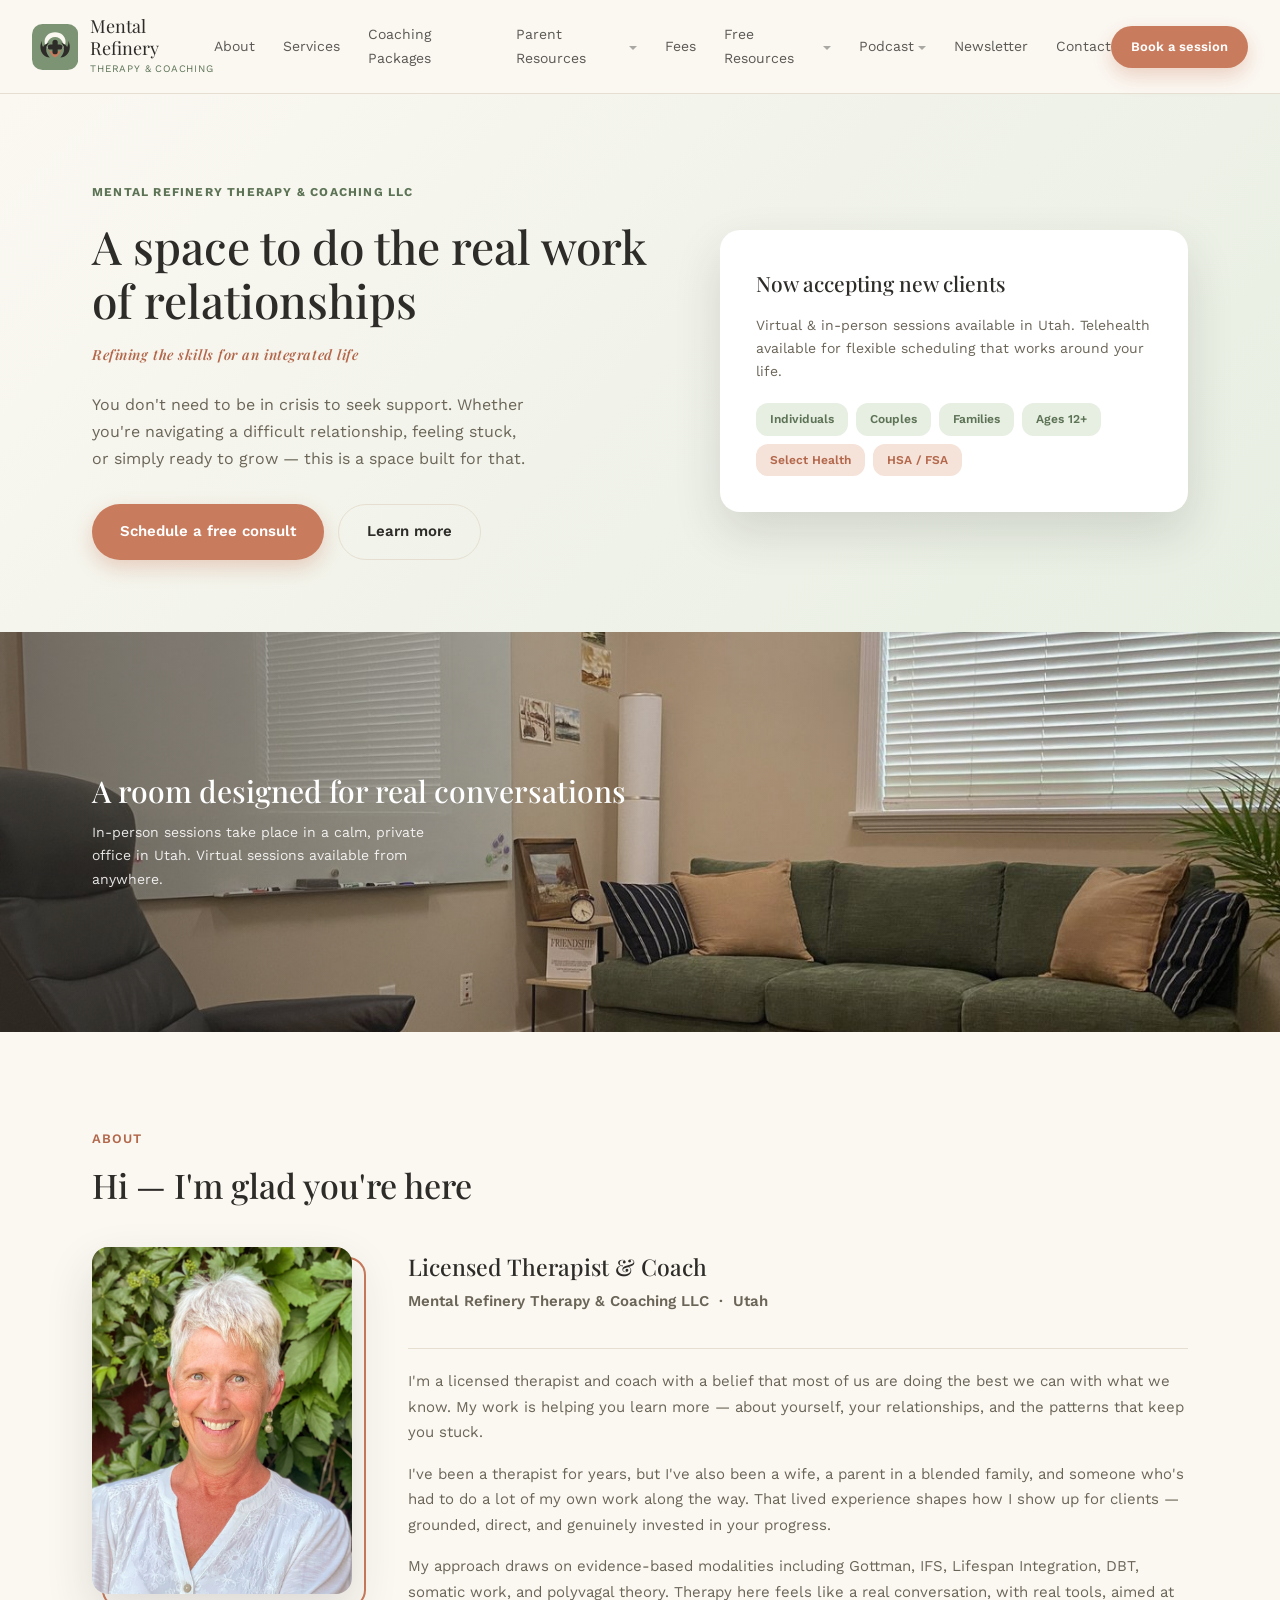
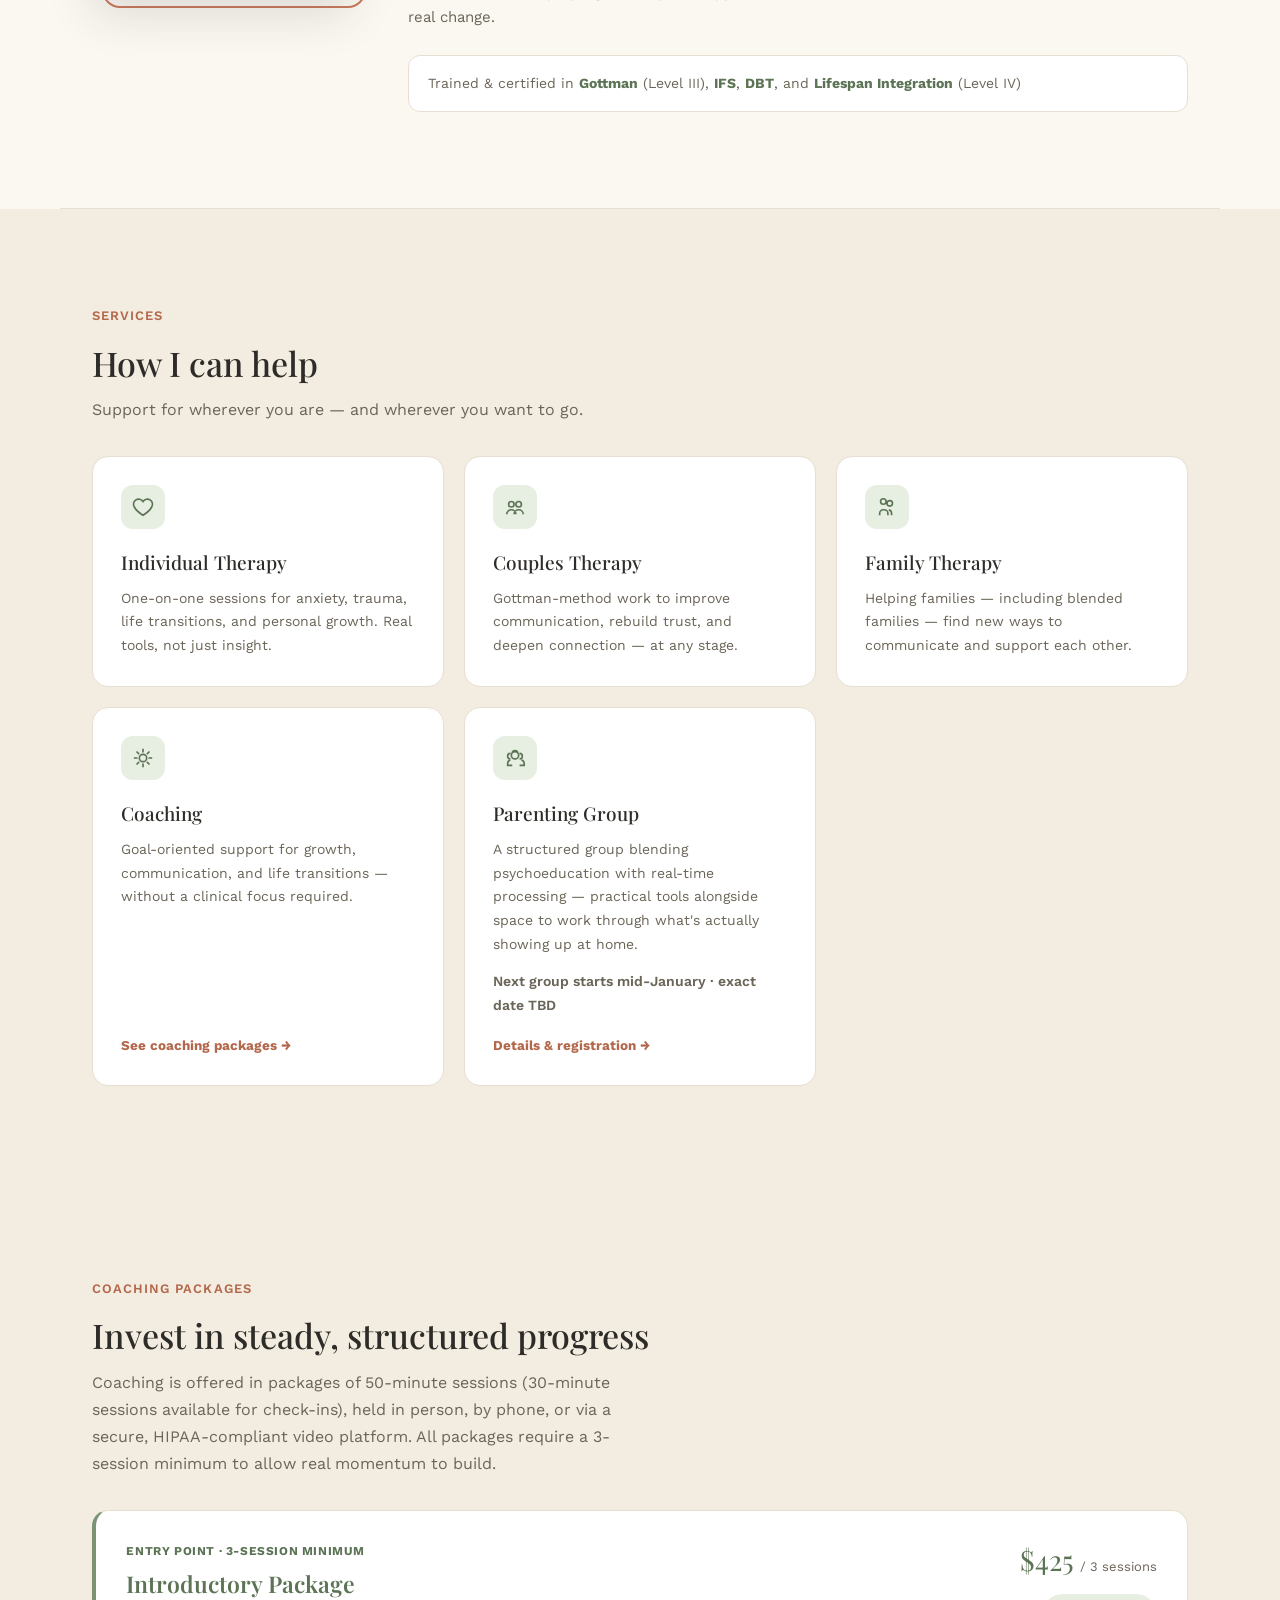
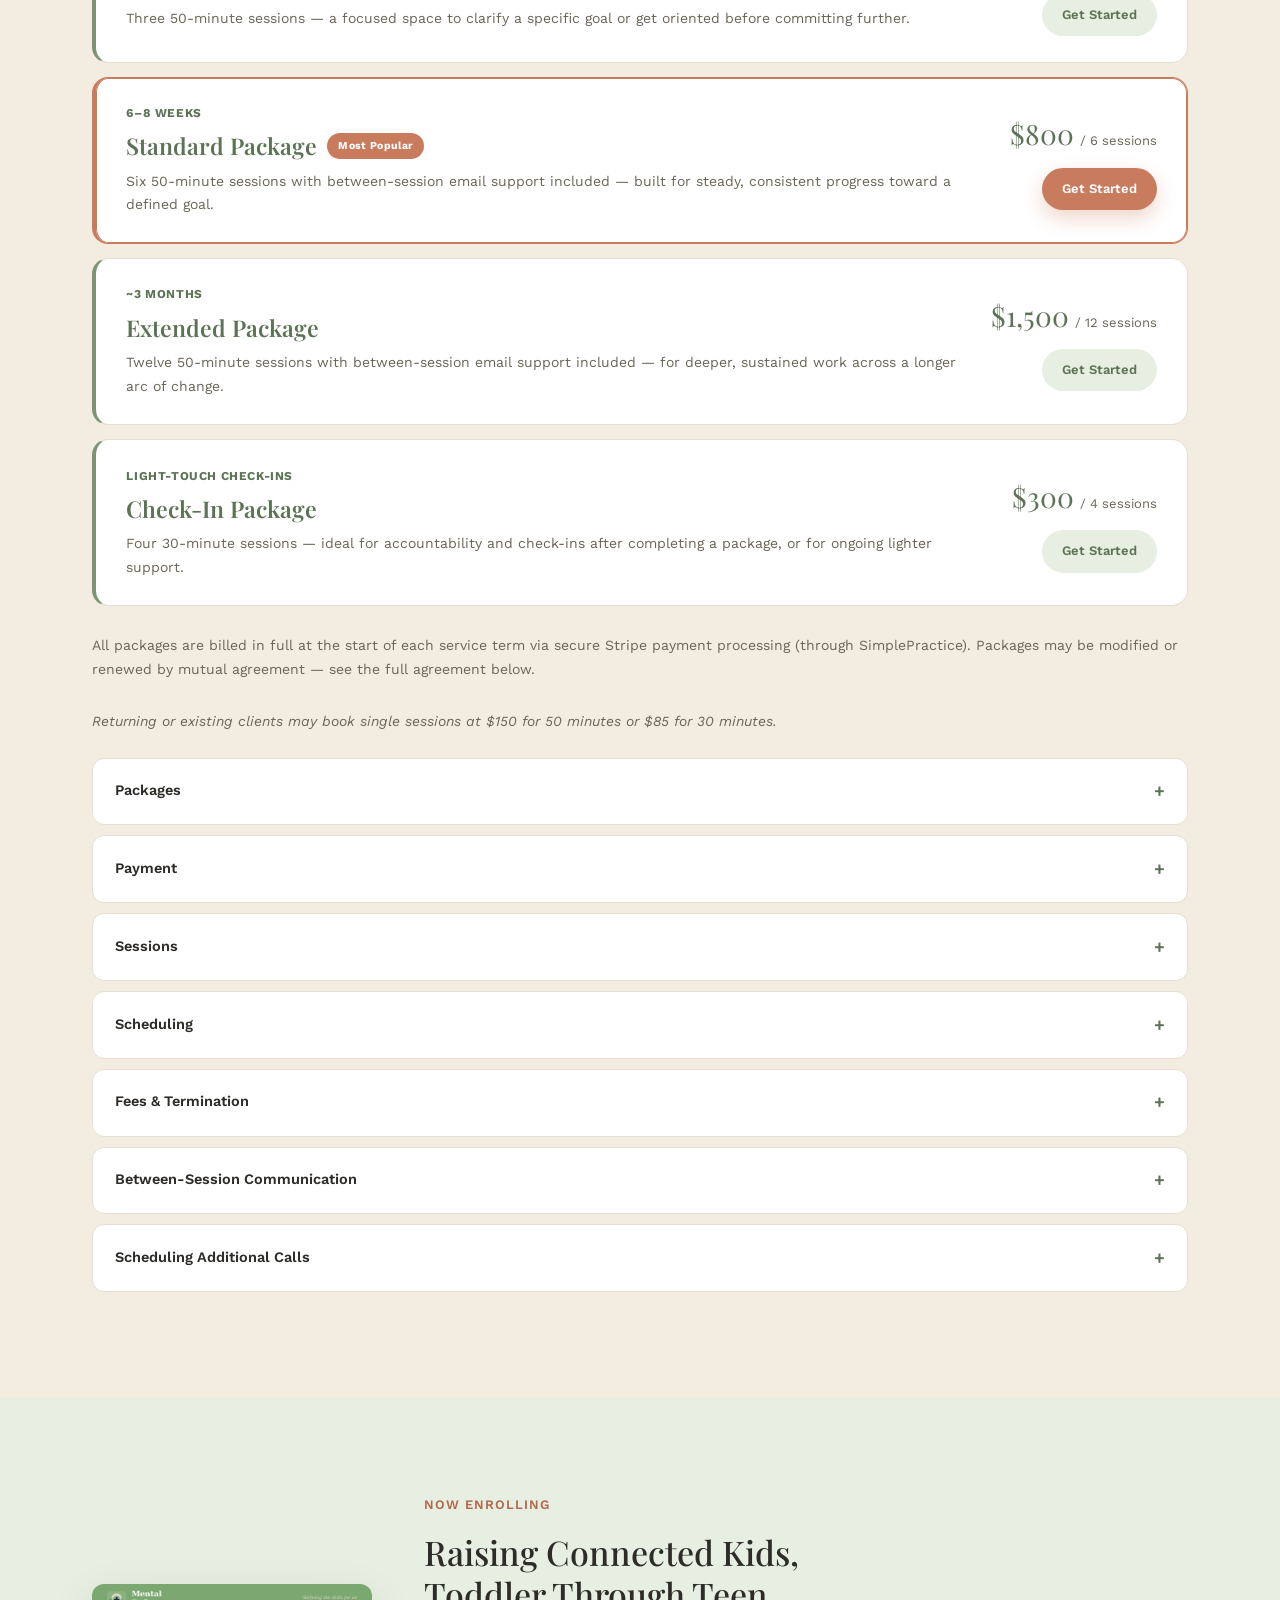
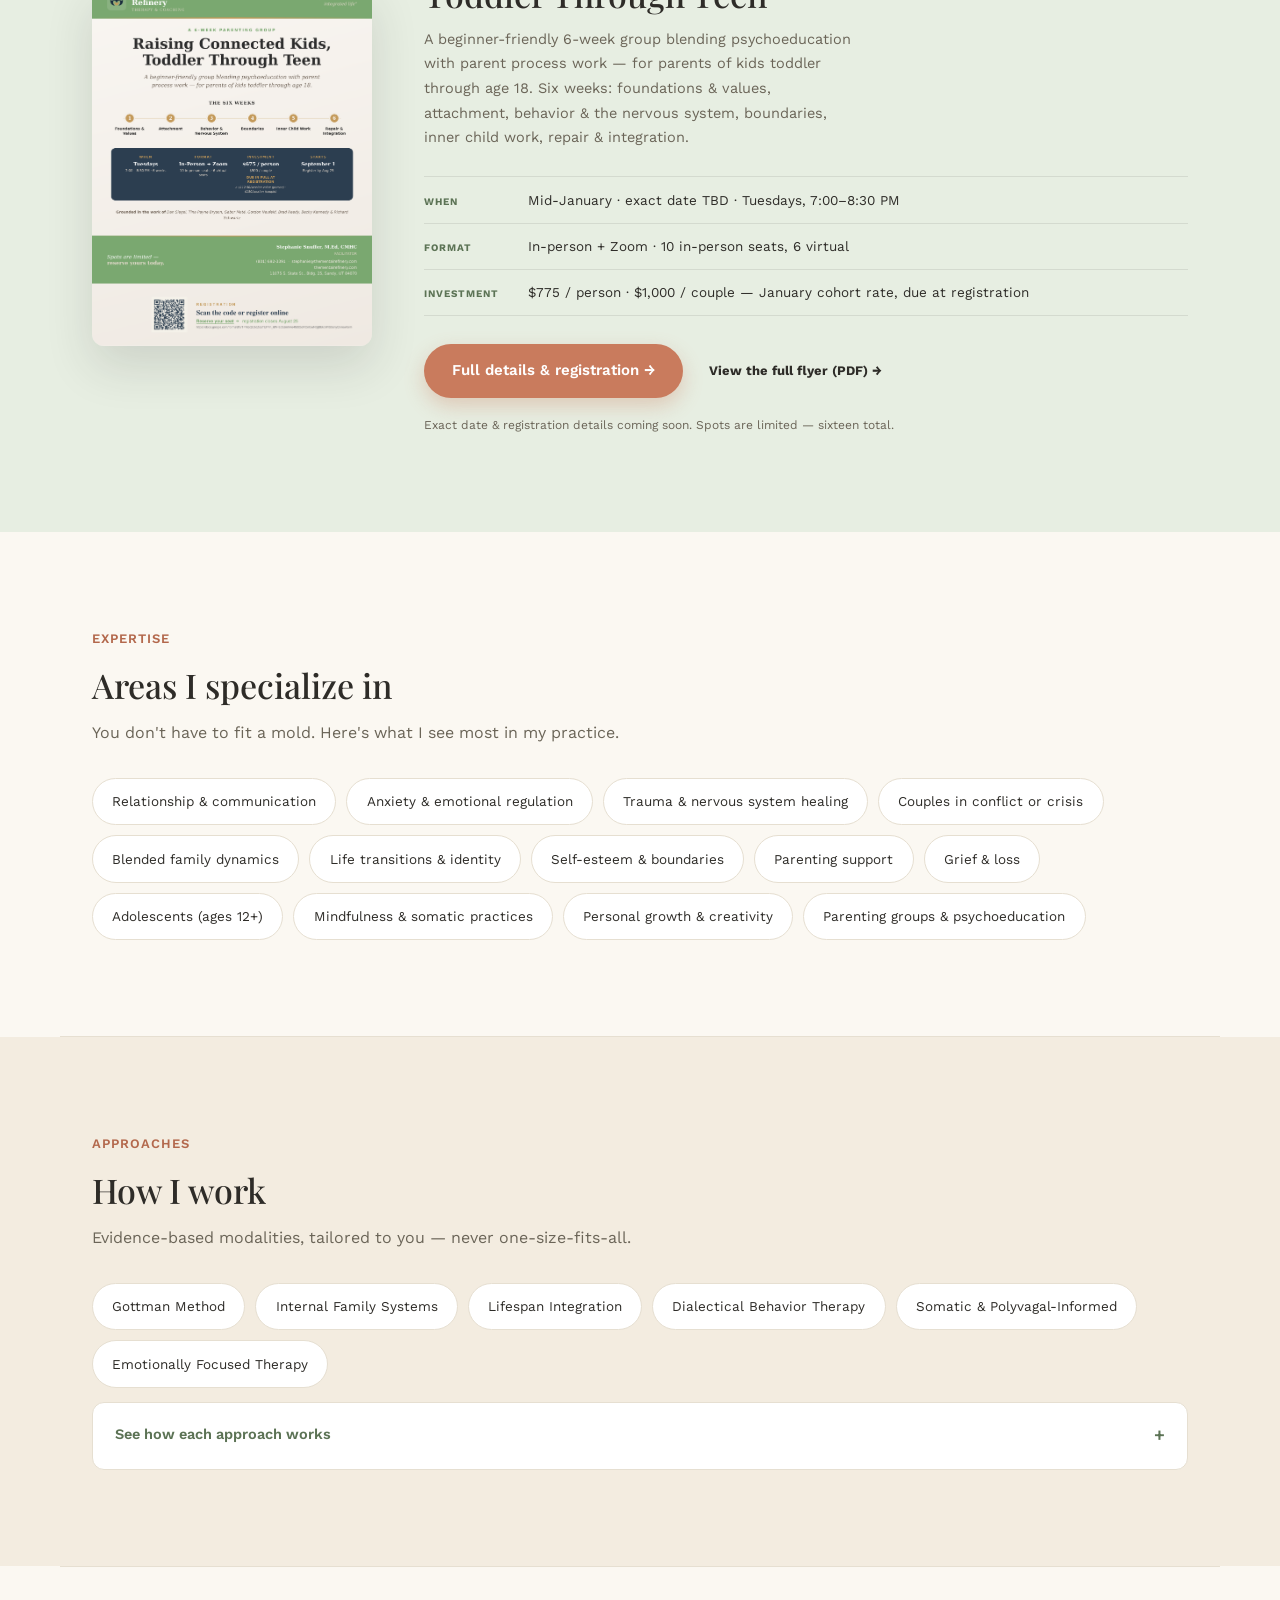
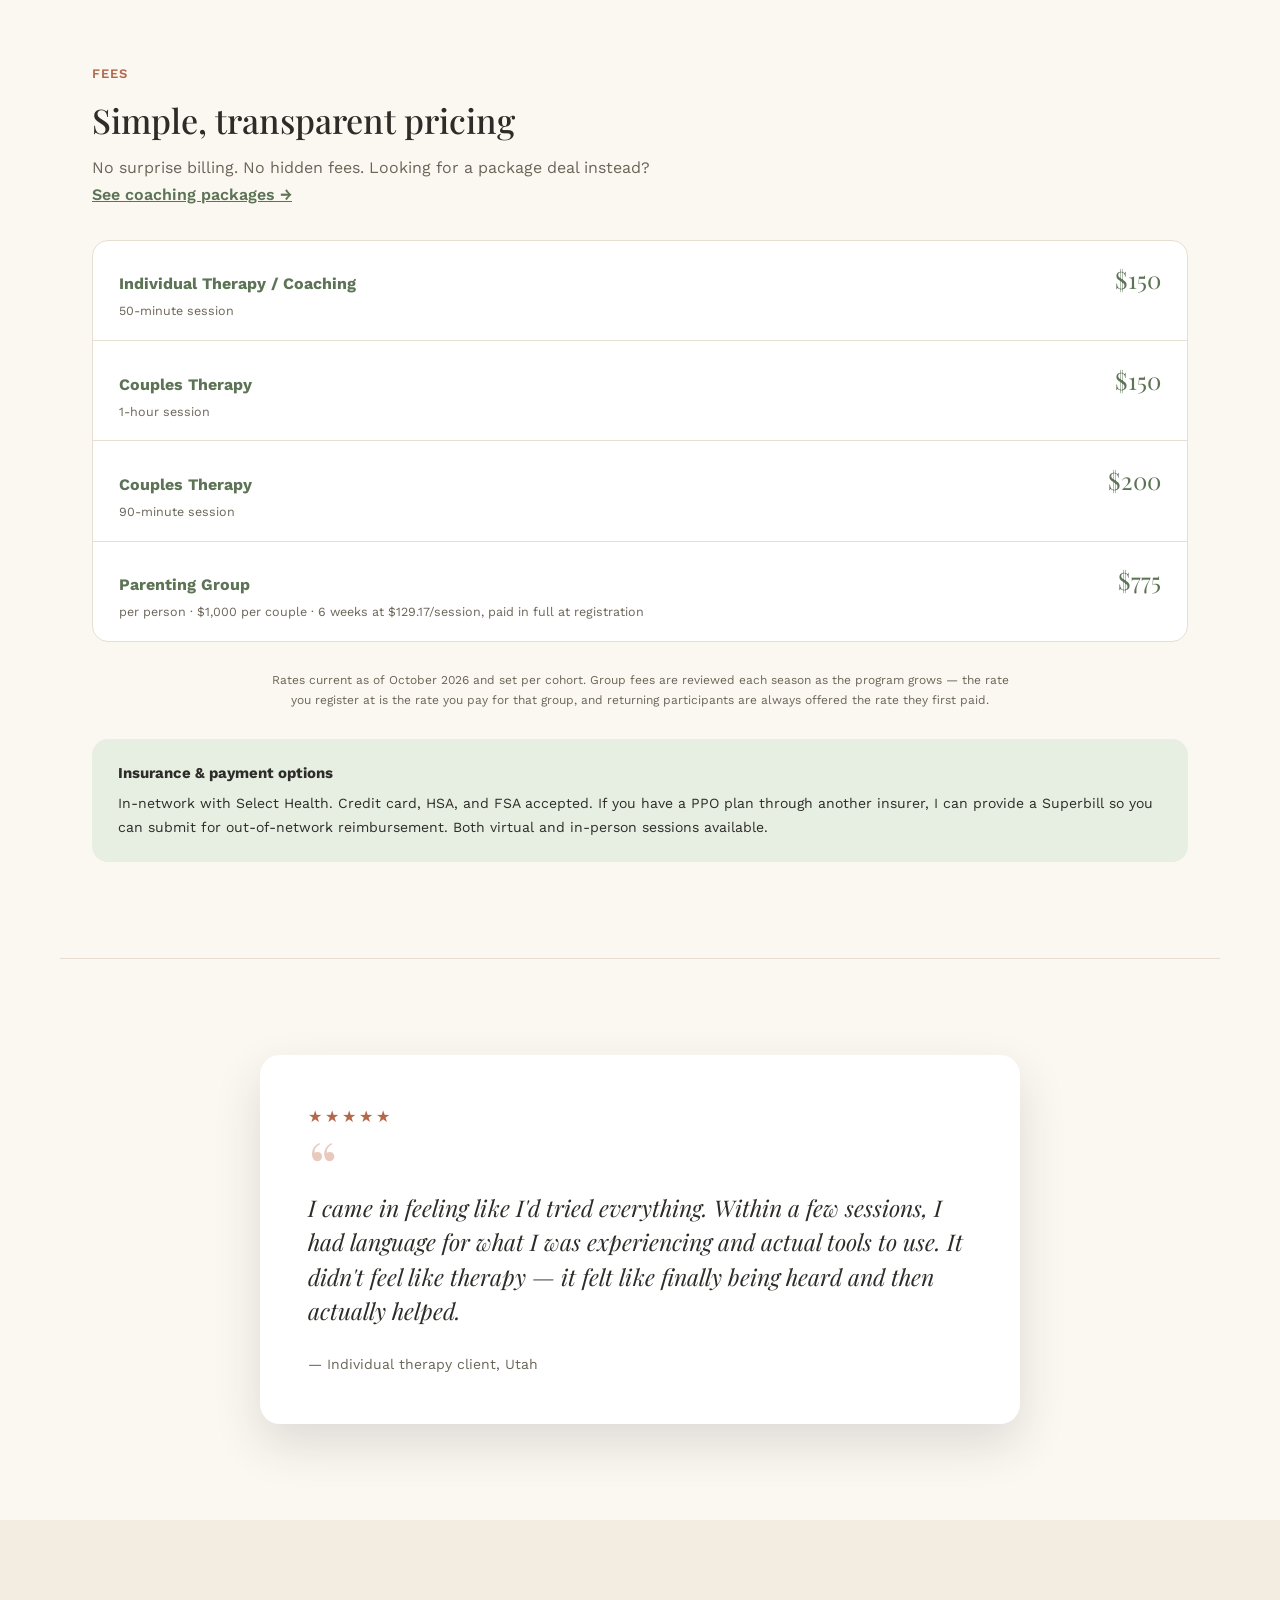
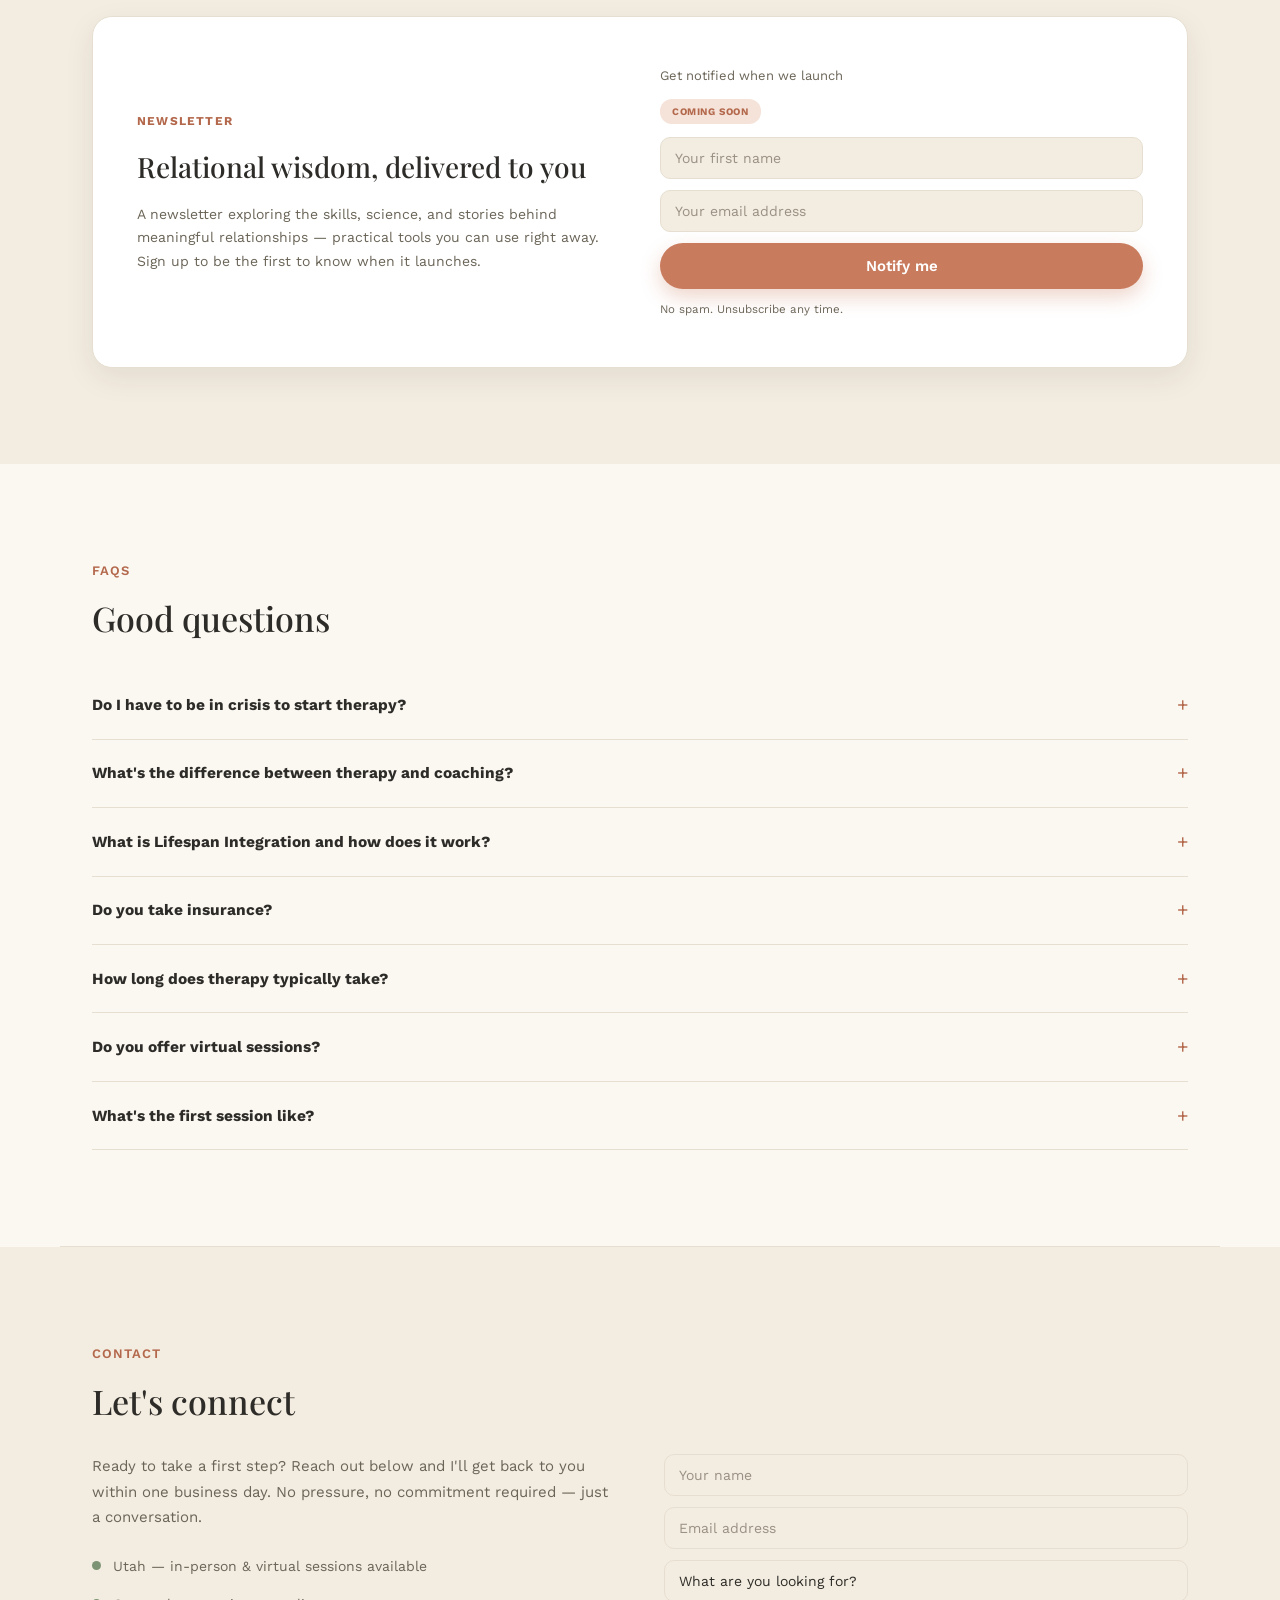
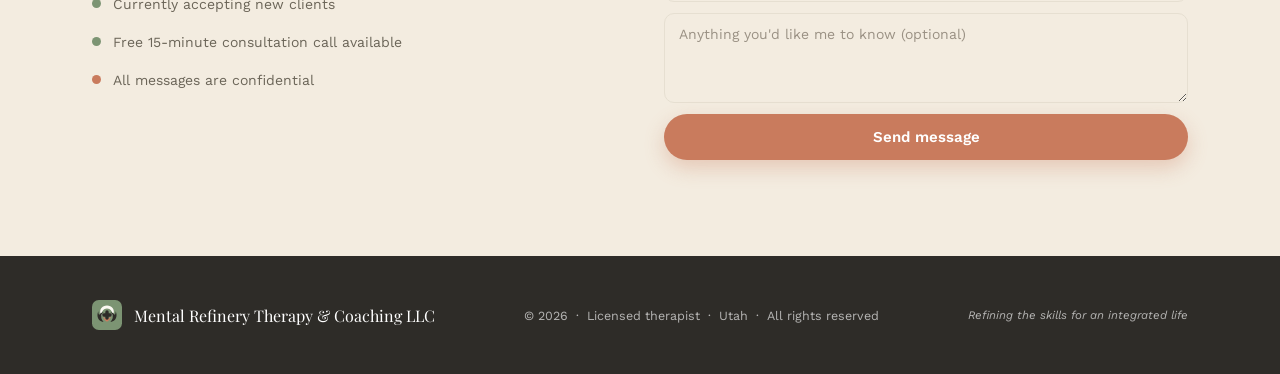
<file: index.html>
<!DOCTYPE html>
<html lang="en">
<head>
<meta charset="UTF-8"/>
<meta name="viewport" content="width=device-width, initial-scale=1.0"/>
<title>Mental Refinery Therapy &amp; Coaching LLC</title>
<meta name="description" content="Therapy and coaching in Utah — individual, couples, and family therapy, plus goal-oriented coaching. In-person and virtual sessions available."/>
<link rel="preconnect" href="https://fonts.googleapis.com">
<link rel="preconnect" href="https://fonts.gstatic.com" crossorigin>
<link href="https://fonts.googleapis.com/css2?family=Playfair+Display:ital,wght@0,500;0,600;0,700;1,400&family=Work+Sans:wght@400;500;600;700&display=swap" rel="stylesheet">
<link rel="stylesheet" href="styles.css">
</head>
<body>

<svg width="0" height="0" style="position:absolute">
  <defs><symbol id="mr-logo" viewBox="0 0 44 44">
  <rect width="44" height="44" rx="10" fill="#7C9473"/>
  <path d="M22 8C16 8 12 12 12 17C12 20 13.5 22.5 16 24C14 22 13.5 19.5 15 17C16.5 14 19 12.5 22 12.5C25 12.5 27.5 14 29 17C30.5 19.5 30 22 28 24C30.5 22.5 32 20 32 17C32 12 28 8 22 8Z" fill="#FBF8F2"/>
  <path d="M8 22C8 28 12 32 17 32C15 30 13.5 27.5 13.5 24.5C13.5 21.5 15 19 17 17.5C14 18.5 11.5 20 10.5 22C9.5 20 9 18 9.5 16C8.5 17.8 8 19.8 8 22Z" fill="#2E2C28"/>
  <path d="M36 22C36 19.8 35.5 17.8 34.5 16C35 18 34.5 20 33.5 22C32.5 20 30 18.5 27 17.5C29 19 30.5 21.5 30.5 24.5C30.5 27.5 29 30 27 32C32 32 36 28 36 22Z" fill="#2E2C28"/>
  <path d="M16 24C16 24 17.5 30 22 32C26.5 30 28 24 28 24C26.5 26 24.5 27.5 22 27.5C19.5 27.5 17.5 26 16 24Z" fill="#C97B5D"/>
  <rect x="19.5" y="15" width="5" height="14" rx="2.5" fill="#2E2C28"/>
  <rect x="15" y="19.5" width="14" height="5" rx="2.5" fill="#2E2C28"/>
  </symbol></defs>
</svg>

<!-- NAV -->
<nav class="nav">
  <div class="nav-brand">
    <svg width="48" height="48"><use href="#mr-logo"/></svg>
    <div>
      <div class="brand-name">Mental Refinery</div>
      <div class="brand-tag">Therapy &amp; Coaching</div>
    </div>
  </div>
  <ul class="nav-links">
    <li><a href="#about">About</a></li>
    <li><a href="#services">Services</a></li>
    <li><a href="#coaching">Coaching Packages</a></li>
    <li class="nav-dropdown" tabindex="0">
      <a>Parent Resources</a>
      <div class="nav-dropdown-menu">
        <a href="https://ssnuffer.github.io/raising-connected-kids/" target="_blank" rel="noopener">Raising Connected Kids &mdash; group site</a>
        <a href="#parenting-group">Parenting group at a glance</a>
        <a href="Raising-Connected-Kids-Flyer-Sept-2026%20QR.pdf" target="_blank" rel="noopener">Parenting group flyer (PDF)</a>
      </div>
    </li>
    <li><a href="#fees">Fees</a></li>
    <li class="nav-dropdown" tabindex="0">
      <a>Free Resources</a>
      <div class="nav-dropdown-menu">
        <a href="Nonviolent%20Communication.pdf" download>Needs &amp; Feelings Worksheet</a>
        <a href="Values%20Clarification.pdf" download>Values Clarification Worksheet</a>
        <a href="Journaling%20Prompts.pdf" download>Therapeutic Journaling Menu</a>
        <a href="Dopamine%20Release.pdf" download>Natural vs. Unnatural Dopamine Release</a>
        <a href="Effects%20of%20Dopamine.pdf" download>Effects of Too Much Dopamine</a>
        <a href="Anger%20Iceberg%20Worksheet.pdf" download>Anger Iceberg Worksheet</a>
      </div>
    </li>
    <li class="nav-dropdown" tabindex="0">
      <a>Podcast</a>
      <div class="nav-dropdown-menu">
        <a href="https://open.spotify.com/show/2W3ym4IUrrK0F7pf5CeK8z" target="_blank" rel="noopener">Spotify</a>
        <a href="https://open.spotify.com/show/2W3ym4IUrrK0F7pf5CeK8z" target="_blank" rel="noopener">Apple Podcasts</a>
        <a href="https://open.spotify.com/show/2W3ym4IUrrK0F7pf5CeK8z" target="_blank" rel="noopener">Google Podcasts</a>
        <a href="https://open.spotify.com/show/2W3ym4IUrrK0F7pf5CeK8z" target="_blank" rel="noopener">Other platforms</a>
      </div>
    </li>
    <li><a href="#newsletter">Newsletter</a></li>
    <li><a href="#contact">Contact</a></li>
  </ul>
  <a class="btn btn-primary btn-sm" href="https://stephanie-snuffer.clientsecure.me/contact-widget" target="_blank" rel="noopener">Book a session</a>
  <button class="nav-toggle" aria-label="Open menu"><span></span><span></span><span></span></button>
</nav>
<div class="nav-mobile">
  <a href="#about">About</a>
  <a href="#services">Services</a>
  <a href="#coaching">Coaching Packages</a>
  <a href="#fees">Fees</a>
  <a href="#newsletter">Newsletter</a>
  <a href="#contact">Contact</a>
  <a href="https://stephanie-snuffer.clientsecure.me/contact-widget" target="_blank" rel="noopener">Book a session</a>
</div>

<!-- HERO -->
<section class="hero" id="welcome">
  <div class="container hero-inner">
    <div class="reveal">
      <div class="hero-eyebrow">Mental Refinery Therapy &amp; Coaching LLC</div>
      <h1 class="hero-h1">A space to do the real work of relationships</h1>
      <div class="hero-tagline">Refining the skills for an integrated life</div>
      <p class="hero-p">You don't need to be in crisis to seek support. Whether you're navigating a difficult relationship, feeling stuck, or simply ready to grow — this is a space built for that.</p>
      <div class="hero-btns">
        <a class="btn btn-primary" href="https://stephanie-snuffer.clientsecure.me/contact-widget" target="_blank" rel="noopener">Schedule a free consult</a>
        <a class="btn btn-outline" href="#about">Learn more</a>
      </div>
    </div>
    <div class="hero-card reveal">
      <h3>Now accepting new clients</h3>
      <p>Virtual &amp; in-person sessions available in Utah. Telehealth available for flexible scheduling that works around your life.</p>
      <div class="tag-wrap">
        <span class="tag">Individuals</span>
        <span class="tag">Couples</span>
        <span class="tag">Families</span>
        <span class="tag">Ages 12+</span>
        <span class="tag gold">Select Health</span>
        <span class="tag gold">HSA / FSA</span>
      </div>
    </div>
  </div>
</section>

<!-- OFFICE BANNER -->
<div class="office-banner">
  <img src="office-banner.jpg" alt="A calm therapy office with a green sofa, reclining chair, and warm natural light"/>
  <div class="office-banner-overlay">
    <div class="office-banner-text">
      <h2>A room designed for real conversations</h2>
      <p>In-person sessions take place in a calm, private office in Utah. Virtual sessions available from anywhere.</p>
    </div>
  </div>
</div>

<!-- ABOUT -->
<section id="about">
  <div class="container">
    <div class="eyebrow reveal">About</div>
    <h2 class="sec-title reveal">Hi — I'm glad you're here</h2>
    <div class="about-grid">
      <div class="photo-frame reveal">
        <img class="bio-photo" src="bio-photo.jpg" alt="Portrait of Stephanie, licensed therapist and coach"/>
      </div>
      <div class="about-text reveal">
        <div class="name-plate">
          <h3>Licensed Therapist &amp; Coach</h3>
          <p>Mental Refinery Therapy &amp; Coaching LLC &nbsp;·&nbsp; Utah</p>
        </div>
        <p>I'm a licensed therapist and coach with a belief that most of us are doing the best we can with what we know. My work is helping you learn more — about yourself, your relationships, and the patterns that keep you stuck.</p>
        <p>I've been a therapist for years, but I've also been a wife, a parent in a blended family, and someone who's had to do a lot of my own work along the way. That lived experience shapes how I show up for clients — grounded, direct, and genuinely invested in your progress.</p>
        <p>My approach draws on evidence-based modalities including Gottman, IFS, Lifespan Integration, DBT, somatic work, and polyvagal theory. Therapy here feels like a real conversation, with real tools, aimed at real change.</p>
        <div class="certs-line">Trained &amp; certified in <strong>Gottman</strong> (Level III), <strong>IFS</strong>, <strong>DBT</strong>, and <strong>Lifespan Integration</strong> (Level IV)</div>
      </div>
    </div>
  </div>
</section>

<div class="rule"></div>

<!-- SERVICES -->
<section id="services" style="background:var(--cream-2);">
  <div class="container">
    <div class="eyebrow reveal">Services</div>
    <h2 class="sec-title reveal">How I can help</h2>
    <p class="sec-sub reveal">Support for wherever you are — and wherever you want to go.</p>
    <div class="services-grid">
      <div class="svc reveal">
        <div class="svc-icon"><svg viewBox="0 0 24 24" fill="none" stroke="currentColor" stroke-width="1.8"><path d="M12 21s-7-4.35-9.5-9A5.5 5.5 0 0 1 12 6a5.5 5.5 0 0 1 9.5 6c-2.5 4.65-9.5 9-9.5 9Z"/></svg></div>
        <h3>Individual Therapy</h3>
        <p>One-on-one sessions for anxiety, trauma, life transitions, and personal growth. Real tools, not just insight.</p>
      </div>
      <div class="svc reveal">
        <div class="svc-icon"><svg viewBox="0 0 24 24" fill="none" stroke="currentColor" stroke-width="1.8"><circle cx="8" cy="9" r="3"/><circle cx="16" cy="9" r="3"/><path d="M3 20c0-3 2.5-5 5-5s5 2 5 5M11 20c0-3 2.5-5 5-5s5 2 5 5"/></svg></div>
        <h3>Couples Therapy</h3>
        <p>Gottman-method work to improve communication, rebuild trust, and deepen connection — at any stage.</p>
      </div>
      <div class="svc reveal">
        <div class="svc-icon"><svg viewBox="0 0 24 24" fill="none" stroke="currentColor" stroke-width="1.8"><path d="M4 21v-2a4 4 0 0 1 4-4h1a4 4 0 0 1 4 4v2M15 11a3 3 0 1 0 0-6 3 3 0 0 0 0 6ZM8 9a3 3 0 1 0 0-6 3 3 0 0 0 0 6Zm9 12v-2a4 4 0 0 0-3-3.87"/></svg></div>
        <h3>Family Therapy</h3>
        <p>Helping families — including blended families — find new ways to communicate and support each other.</p>
      </div>
      <div class="svc reveal">
        <div class="svc-icon"><svg viewBox="0 0 24 24" fill="none" stroke="currentColor" stroke-width="1.8"><path d="M12 2v4M12 18v4M4.93 4.93l2.83 2.83M16.24 16.24l2.83 2.83M2 12h4M18 12h4M4.93 19.07l2.83-2.83M16.24 7.76l2.83-2.83"/><circle cx="12" cy="12" r="4"/></svg></div>
        <h3>Coaching</h3>
        <p>Goal-oriented support for growth, communication, and life transitions — without a clinical focus required.</p>
        <a class="svc-link" href="#coaching">See coaching packages &rarr;</a>
      </div>
      <div class="svc reveal">
        <div class="svc-icon"><svg viewBox="0 0 24 24" fill="none" stroke="currentColor" stroke-width="1.8"><path d="M17 20h5v-2a4 4 0 0 0-3-3.87M9 20H4v-2a4 4 0 0 1 3-3.87M9 7a3 3 0 1 1 6 0M12 13a4 4 0 1 0 0-8 4 4 0 0 0 0 8Zm5 0a3 3 0 1 0 0-6M7 13a3 3 0 1 1 0-6"/></svg></div>
        <h3>Parenting Group</h3>
        <p>A structured group blending psychoeducation with real-time processing — practical tools alongside space to work through what's actually showing up at home.</p>
        <p class="svc-meta">Next group starts mid-January · exact date TBD</p>
        <a class="svc-link" href="https://ssnuffer.github.io/raising-connected-kids/" target="_blank" rel="noopener">Details &amp; registration &rarr;</a>
      </div>
    </div>
  </div>
</section>

<!-- COACHING PACKAGES -->
<section id="coaching" class="coaching-bg">
  <div class="container">
    <div class="eyebrow reveal">Coaching Packages</div>
    <h2 class="sec-title reveal">Invest in steady, structured progress</h2>
    <p class="sec-sub reveal">Coaching is offered in packages of 50-minute sessions (30-minute sessions available for check-ins), held in person, by phone, or via a secure, HIPAA-compliant video platform. All packages require a 3-session minimum to allow real momentum to build.</p>

    <div class="packages-list reveal">
      <div class="pkg-row">
        <div class="pkg-row-main">
          <div class="pkg-kicker">Entry Point · 3-Session Minimum</div>
          <h3>Introductory Package</h3>
          <p class="desc">Three 50-minute sessions — a focused space to clarify a specific goal or get oriented before committing further.</p>
        </div>
        <div class="pkg-row-side">
          <div class="pkg-price"><span class="amt">$425</span><span class="per">/ 3 sessions</span></div>
          <a class="btn btn-ghost btn-sm" href="https://stephanie-snuffer.clientsecure.me" target="_blank" rel="noopener">Get Started</a>
        </div>
      </div>

      <div class="pkg-row featured">
        <div class="pkg-row-main">
          <div class="pkg-kicker">6–8 Weeks</div>
          <h3>Standard Package <span class="pkg-tag">Most Popular</span></h3>
          <p class="desc">Six 50-minute sessions with between-session email support included — built for steady, consistent progress toward a defined goal.</p>
        </div>
        <div class="pkg-row-side">
          <div class="pkg-price"><span class="amt">$800</span><span class="per">/ 6 sessions</span></div>
          <a class="btn btn-primary btn-sm" href="https://stephanie-snuffer.clientsecure.me" target="_blank" rel="noopener">Get Started</a>
        </div>
      </div>

      <div class="pkg-row">
        <div class="pkg-row-main">
          <div class="pkg-kicker">~3 Months</div>
          <h3>Extended Package</h3>
          <p class="desc">Twelve 50-minute sessions with between-session email support included — for deeper, sustained work across a longer arc of change.</p>
        </div>
        <div class="pkg-row-side">
          <div class="pkg-price"><span class="amt">$1,500</span><span class="per">/ 12 sessions</span></div>
          <a class="btn btn-ghost btn-sm" href="https://stephanie-snuffer.clientsecure.me" target="_blank" rel="noopener">Get Started</a>
        </div>
      </div>

      <div class="pkg-row">
        <div class="pkg-row-main">
          <div class="pkg-kicker">Light-Touch Check-Ins</div>
          <h3>Check-In Package</h3>
          <p class="desc">Four 30-minute sessions — ideal for accountability and check-ins after completing a package, or for ongoing lighter support.</p>
        </div>
        <div class="pkg-row-side">
          <div class="pkg-price"><span class="amt">$300</span><span class="per">/ 4 sessions</span></div>
          <a class="btn btn-ghost btn-sm" href="https://stephanie-snuffer.clientsecure.me" target="_blank" rel="noopener">Get Started</a>
        </div>
      </div>
    </div>

    <p class="coaching-note reveal">All packages are billed in full at the start of each service term via secure Stripe payment processing (through SimplePractice). Packages may be modified or renewed by mutual agreement — see the full agreement below.</p>
    <p class="coaching-note italic reveal">Returning or existing clients may book single sessions at $150 for 50 minutes or $85 for 30 minutes.</p>

    <div id="policies" class="policies reveal">
      <details>
        <summary>Packages</summary>
        <div class="policy-body">Coaching packages and services can be modified or renewed based on need and mutual agreement; please clarify before beginning a new service term.</div>
      </details>
      <details>
        <summary>Payment</summary>
        <div class="policy-body">Coaching services are billed at the beginning of each package or session via Stripe payment processing. Receipt of payment is required to commence initial services.</div>
      </details>
      <details>
        <summary>Sessions</summary>
        <div class="policy-body">Each session is 50 minutes (or 30 minutes) and takes place in person, via phone, or through a secure, HIPAA-compliant video platform (provided through SimplePractice).</div>
      </details>
      <details>
        <summary>Scheduling</summary>
        <div class="policy-body">We agree to meet at the mutually-scheduled time for our coaching session. If you need to reschedule, a minimum of 24-hour notice is required.</div>
      </details>
      <details>
        <summary>Fees &amp; Termination</summary>
        <div class="policy-body">Due to the reserved time and preparatory work dedicated to your coaching package, fees are non-refundable. If you wish to terminate services, please inform me in advance. I strongly recommend we schedule a final session to ensure proper closure and for me to provide you with resources. This final session is included in your package or will be billed at the standard rate. Unused sessions may be considered for a partial credit or applied to a future package at the Coach's sole discretion.</div>
      </details>
      <details>
        <summary>Between-Session Communication</summary>
        <div class="policy-body">I welcome brief communication between our calls via email at <a href="mailto:stephanie@thementalrefinery.com" style="color:var(--sage-dark);font-weight:600;">stephanie@thementalrefinery.com</a> for situations that would benefit from a timely perspective. I will generally respond within 48 hours. Please note that if an issue requires a lengthy exchange, I will suggest a follow-up call for clarification.</div>
      </details>
      <details>
        <summary>Scheduling Additional Calls</summary>
        <div class="policy-body">To schedule an additional call, you can contact me via email or text at <a href="tel:8016923391" style="color:var(--sage-dark);font-weight:600;">801-692-3391</a> (text is preferred for more immediate scheduling needs).</div>
      </details>
    </div>
  </div>
</section>

<!-- PARENTING GROUP / NOW ENROLLING -->
<section class="enroll" id="parenting-group">
  <div class="container enroll-inner">
    <a class="enroll-flyer reveal" href="Raising-Connected-Kids-Flyer-Sept-2026%20QR.pdf" target="_blank" rel="noopener">
      <img src="Raising_Connected_Kids_Flyer_with_registration.png" alt="Flyer: Raising Connected Kids, Toddler Through Teen — a 6-week parenting group starting mid-January">
    </a>
    <div class="enroll-copy reveal">
      <div class="eyebrow">Now enrolling</div>
      <h2 class="sec-title">Raising Connected Kids,<br>Toddler Through Teen</h2>
      <p class="enroll-sub">A beginner-friendly 6-week group blending psychoeducation with parent process work — for parents of kids toddler through age 18. Six weeks: foundations &amp; values, attachment, behavior &amp; the nervous system, boundaries, inner child work, repair &amp; integration.</p>
      <ul class="enroll-facts">
        <li><span>When</span>Mid-January · exact date TBD · Tuesdays, 7:00–8:30 PM</li>
        <li><span>Format</span>In-person + Zoom · 10 in-person seats, 6 virtual</li>
        <li><span>Investment</span>$775 / person · $1,000 / couple — January cohort rate, due at registration</li>
      </ul>
      <div class="enroll-cta">
        <a class="btn btn-primary" href="https://ssnuffer.github.io/raising-connected-kids/" target="_blank" rel="noopener">Full details &amp; registration &rarr;</a>
        <a class="enroll-link" href="Raising-Connected-Kids-Flyer-Sept-2026%20QR.pdf" target="_blank" rel="noopener">View the full flyer (PDF) &rarr;</a>
      </div>
      <p class="enroll-note">Exact date &amp; registration details coming soon. Spots are limited — sixteen total.</p>
    </div>
  </div>
</section>

<!-- EXPERTISE -->
<section id="expertise">
  <div class="container">
    <div class="eyebrow reveal">Expertise</div>
    <h2 class="sec-title reveal">Areas I specialize in</h2>
    <p class="sec-sub reveal">You don't have to fit a mold. Here's what I see most in my practice.</p>
    <div class="exp-grid reveal">
      <div class="exp-item">Relationship &amp; communication</div>
      <div class="exp-item">Anxiety &amp; emotional regulation</div>
      <div class="exp-item">Trauma &amp; nervous system healing</div>
      <div class="exp-item">Couples in conflict or crisis</div>
      <div class="exp-item">Blended family dynamics</div>
      <div class="exp-item">Life transitions &amp; identity</div>
      <div class="exp-item">Self-esteem &amp; boundaries</div>
      <div class="exp-item">Parenting support</div>
      <div class="exp-item">Grief &amp; loss</div>
      <div class="exp-item">Adolescents (ages 12+)</div>
      <div class="exp-item">Mindfulness &amp; somatic practices</div>
      <div class="exp-item">Personal growth &amp; creativity</div>
      <div class="exp-item">Parenting groups &amp; psychoeducation</div>
    </div>
  </div>
</section>

<div class="rule"></div>

<!-- APPROACHES -->
<section style="background:var(--cream-2);" id="approaches">
  <div class="container">
    <div class="eyebrow reveal">Approaches</div>
    <h2 class="sec-title reveal">How I work</h2>
    <p class="sec-sub reveal">Evidence-based modalities, tailored to you — never one-size-fits-all.</p>
    <div class="approach-pills reveal">
      <span class="exp-item">Gottman Method</span>
      <span class="exp-item">Internal Family Systems</span>
      <span class="exp-item">Lifespan Integration</span>
      <span class="exp-item">Dialectical Behavior Therapy</span>
      <span class="exp-item">Somatic &amp; Polyvagal-Informed</span>
      <span class="exp-item">Emotionally Focused Therapy</span>
    </div>
    <details class="approach-details reveal">
      <summary>See how each approach works</summary>
      <div class="policy-body">
        <p><strong>Gottman Method — Level III Trained.</strong> Research-backed couples therapy addressing conflict, intimacy, and friendship. One of the most evidence-supported approaches for couples at any stage.</p>
        <p><strong>Internal Family Systems — Trained.</strong> Understand and heal the different "parts" of yourself — especially the ones that seem to work against you. A compassionate, non-pathologizing model for deep internal change.</p>
        <p><strong>Lifespan Integration — Level IV Trained.</strong> A gentle, body-based therapy that helps the nervous system integrate past experiences across time. Particularly effective for trauma and attachment wounds — without requiring clients to relive painful memories.</p>
        <p><strong>Dialectical Behavior Therapy — Certified.</strong> Skills for emotional regulation, distress tolerance, and interpersonal effectiveness. Practical and immediately applicable to everyday life.</p>
        <p><strong>Somatic &amp; Polyvagal-Informed.</strong> Mind-body approaches that work with your nervous system — not just your thoughts — for more lasting change in how you feel and respond.</p>
        <p style="margin-bottom:0;"><strong>Emotionally Focused Therapy.</strong> Attachment-based therapy to strengthen emotional bonds and move out of stuck cycles — for individuals and couples.</p>
      </div>
    </details>
  </div>
</section>

<div class="rule"></div>

<!-- FEES -->
<section id="fees">
  <div class="container">
    <div class="eyebrow reveal">Fees</div>
    <h2 class="sec-title reveal">Simple, transparent pricing</h2>
    <p class="sec-sub reveal">No surprise billing. No hidden fees. Looking for a package deal instead? <a href="#coaching" style="color:var(--sage-dark);font-weight:600;">See coaching packages &rarr;</a></p>
    <div class="fees-list reveal">
      <div class="fee-row"><div><div class="fee-row-type">Individual Therapy / Coaching</div><div class="fee-row-note">50-minute session</div></div><div class="fee-row-amt">$150</div></div>
      <div class="fee-row"><div><div class="fee-row-type">Couples Therapy</div><div class="fee-row-note">1-hour session</div></div><div class="fee-row-amt">$150</div></div>
      <div class="fee-row"><div><div class="fee-row-type">Couples Therapy</div><div class="fee-row-note">90-minute session</div></div><div class="fee-row-amt">$200</div></div>
      <div class="fee-row"><div><div class="fee-row-type">Parenting Group</div><div class="fee-row-note">per person &middot; $1,000 per couple &middot; 6 weeks at $129.17/session, paid in full at registration</div></div><div class="fee-row-amt">$775</div></div>
    </div>
    <p class="fee-terms reveal">Rates current as of October 2026 and set per cohort. Group fees are reviewed each season as the program grows — the rate you register at is the rate you pay for that group, and returning participants are always offered the rate they first paid.</p>
    <div class="ins-bar reveal">
      <strong>Insurance &amp; payment options</strong>
      In-network with Select Health. Credit card, HSA, and FSA accepted. If you have a PPO plan through another insurer, I can provide a Superbill so you can submit for out-of-network reimbursement. Both virtual and in-person sessions available.
    </div>
  </div>
</section>

<div class="rule"></div>

<!-- TESTIMONIAL -->
<section>
  <div class="container">
    <div class="test-card reveal">
      <div class="stars">&#9733;&#9733;&#9733;&#9733;&#9733;</div>
      <div class="quote-mark">&#8220;</div>
      <div class="quote-text">I came in feeling like I'd tried everything. Within a few sessions, I had language for what I was experiencing and actual tools to use. It didn't feel like therapy — it felt like finally being heard and then actually helped.</div>
      <div class="attrib">— Individual therapy client, Utah</div>
    </div>
  </div>
</section>

<!-- SUBSCRIBE -->
<section id="newsletter" style="background:var(--cream-2);">
  <div class="container">
    <div class="sub-inner reveal">
      <div>
        <div class="sub-eyebrow">Newsletter</div>
        <h2>Relational wisdom, delivered to you</h2>
        <p>A newsletter exploring the skills, science, and stories behind meaningful relationships — practical tools you can use right away. Sign up to be the first to know when it launches.</p>
      </div>
      <form class="sub-form" name="newsletter" method="POST" data-netlify="true" netlify-honeypot="bot-field">
        <input type="hidden" name="form-name" value="newsletter"/>
        <p style="display:none;"><label>Don't fill this out: <input name="bot-field"/></label></p>
        <label>Get notified when we launch</label>
        <span class="soon-badge">Coming soon</span>
        <input class="field" type="text" name="first_name" placeholder="Your first name" required/>
        <input class="field" type="email" name="email" placeholder="Your email address" required/>
        <button class="btn btn-primary btn-block" type="submit">Notify me</button>
        <div class="s-note">No spam. Unsubscribe any time.</div>
      </form>
    </div>
  </div>
</section>

<!-- FAQ -->
<section id="faq">
  <div class="container">
    <div class="eyebrow reveal">FAQs</div>
    <h2 class="sec-title reveal">Good questions</h2>
    <div class="faq-list reveal">
      <details><summary>Do I have to be in crisis to start therapy?</summary><div class="faq-a">Not at all. Many clients come in feeling "fine but stuck." You don't have to hit a wall to deserve support — and working on growth before things get hard is one of the most effective things you can do.</div></details>
      <details><summary>What's the difference between therapy and coaching?</summary><div class="faq-a">Therapy is clinically focused and often addresses past experiences and mental health. Coaching is more forward-looking — goal-oriented and skills-based. I offer both, and we can figure out which fits your situation best.</div></details>
      <details><summary>What is Lifespan Integration and how does it work?</summary><div class="faq-a">Lifespan Integration is a gentle, body-based therapy that helps your nervous system process and integrate past experiences without requiring you to re-tell or relive them in detail. It's particularly effective for trauma, anxiety, and early attachment wounds — many clients describe it as quietly transformative.</div></details>
      <details><summary>Do you take insurance?</summary><div class="faq-a">I'm in-network with Select Health. PPO clients can receive a Superbill for potential reimbursement. I also accept credit cards, HSA, and FSA.</div></details>
      <details><summary>How long does therapy typically take?</summary><div class="faq-a">It depends on what you're working on. Some clients see meaningful change in 8–12 sessions; others prefer longer-term support. We set goals together and revisit them regularly so you always know where things stand.</div></details>
      <details><summary>Do you offer virtual sessions?</summary><div class="faq-a">Yes — both in-person and virtual. Telehealth is available via a secure platform and works well for busy schedules or clients outside my immediate area.</div></details>
      <details><summary>What's the first session like?</summary><div class="faq-a">The first session is about getting to know each other. I'll ask what brought you in, what you've tried before, and what you're hoping for. It's low-pressure — your job is just to show up and be honest.</div></details>
    </div>
  </div>
</section>

<div class="rule"></div>

<!-- CONTACT -->
<section id="contact" style="background:var(--cream-2);">
  <div class="container">
    <div class="eyebrow reveal">Contact</div>
    <h2 class="sec-title reveal">Let's connect</h2>
    <div class="contact-grid">
      <div class="c-info reveal">
        <p>Ready to take a first step? Reach out below and I'll get back to you within one business day. No pressure, no commitment required — just a conversation.</p>
        <div class="c-detail"><span class="c-dot"></span><span>Utah — in-person &amp; virtual sessions available</span></div>
        <div class="c-detail"><span class="c-dot"></span><span>Currently accepting new clients</span></div>
        <div class="c-detail"><span class="c-dot"></span><span>Free 15-minute consultation call available</span></div>
        <div class="c-detail"><span class="c-dot" style="background:var(--clay);"></span><span>All messages are confidential</span></div>
      </div>
      <form class="c-form reveal" name="contact" method="POST" data-netlify="true" netlify-honeypot="bot-field">
        <input type="hidden" name="form-name" value="contact"/>
        <p style="display:none;"><label>Don't fill this out: <input name="bot-field"/></label></p>
        <input class="field" type="text" name="name" placeholder="Your name" required/>
        <input class="field" type="email" name="email" placeholder="Email address" required/>
        <select class="field" name="interest">
          <option value="">What are you looking for?</option>
          <option>Individual therapy</option>
          <option>Couples therapy</option>
          <option>Family therapy</option>
          <option>Coaching</option>
          <option>Just exploring</option>
        </select>
        <textarea class="field" name="message" rows="4" placeholder="Anything you'd like me to know (optional)"></textarea>
        <button class="btn btn-primary btn-block" type="submit">Send message</button>
      </form>
    </div>
  </div>
</section>

<!-- FOOTER -->
<footer class="footer">
  <div class="container footer-inner">
    <div style="display:flex;align-items:center;gap:12px;">
      <svg width="30" height="30"><use href="#mr-logo"/></svg>
      <div class="footer-brand">Mental Refinery Therapy &amp; Coaching LLC</div>
    </div>
    <div>&#169; 2026 &nbsp;·&nbsp; Licensed therapist &nbsp;·&nbsp; Utah &nbsp;·&nbsp; All rights reserved</div>
    <div style="font-size:11.5px;font-style:italic;">Refining the skills for an integrated life</div>
  </div>
</footer>

<script src="script.js"></script>
</body>
</html>
</file>
<file: styles.css>
/* ============================================
   Mental Refinery Therapy & Coaching — styles
   ============================================ */

*{box-sizing:border-box;margin:0;padding:0;}
:root{
  --sage:#7C9473;
  --sage-dark:#5C7355;
  --sage-pale:#E7EEE2;
  --clay:#C97B5D;
  --clay-dark:#B3684C;
  --clay-pale:#F5E2D8;
  --cream:#FBF8F2;
  --cream-2:#F3ECE0;
  --ink:#2E2C28;
  --muted:#6B6558;
  --white:#FFFFFF;
  --border:#E6DFD1;
  --shadow:0 10px 30px rgba(46,44,40,0.08);
  --shadow-lg:0 20px 48px rgba(46,44,40,0.14);
}

html{scroll-behavior:smooth;}

body{
  font-family:'Work Sans',sans-serif;
  color:var(--ink);
  font-size:16px;
  line-height:1.7;
  background:var(--cream);
}

h1,h2,h3{font-family:'Playfair Display',serif;font-weight:500;}

a{color:inherit;}

img{max-width:100%;display:block;}

.container{max-width:1160px;margin:0 auto;padding:0 32px;}

section{padding:6rem 0;}

.eyebrow{
  font-size:13px;letter-spacing:0.08em;text-transform:uppercase;
  color:var(--clay-dark);font-weight:600;margin-bottom:0.9rem;
}

.sec-title{font-size:34px;line-height:1.25;margin-bottom:0.75rem;color:var(--ink);}
.sec-sub{font-size:16px;color:var(--muted);max-width:560px;}

.reveal{opacity:0;transform:translateY(16px);transition:opacity 0.6s ease,transform 0.6s ease;}
.reveal.visible{opacity:1;transform:translateY(0);}

/* ---------- Buttons ---------- */
.btn{
  display:inline-flex;align-items:center;justify-content:center;gap:8px;
  font-family:'Work Sans',sans-serif;font-weight:600;font-size:15px;
  padding:14px 28px;border-radius:999px;border:none;cursor:pointer;
  text-decoration:none;transition:transform 0.18s ease,box-shadow 0.18s ease,background 0.18s ease;
  white-space:nowrap;
}
.btn-primary{background:var(--clay);color:#fff;box-shadow:0 8px 20px rgba(201,123,93,0.32);}
.btn-primary:hover{background:var(--clay-dark);transform:translateY(-2px);box-shadow:0 12px 26px rgba(201,123,93,0.4);}
.btn-outline{background:transparent;color:var(--ink);border:1.5px solid var(--border);}
.btn-outline:hover{border-color:var(--sage);background:var(--sage-pale);transform:translateY(-2px);}
.btn-ghost{background:var(--sage-pale);color:var(--sage-dark);}
.btn-ghost:hover{background:var(--sage);color:#fff;transform:translateY(-2px);}
.btn-sm{padding:10px 20px;font-size:13px;}
.btn-block{width:100%;}

/* ---------- Nav ---------- */
.nav{
  display:flex;justify-content:space-between;align-items:center;
  padding:1rem 32px;background:rgba(251,248,242,0.9);backdrop-filter:blur(10px);
  position:sticky;top:0;z-index:100;border-bottom:1px solid var(--border);
}
.nav-brand{display:flex;align-items:center;gap:12px;}
.brand-name{font-family:'Playfair Display',serif;font-size:18px;color:var(--ink);line-height:1.2;}
.brand-tag{font-size:10px;color:var(--sage-dark);letter-spacing:0.08em;text-transform:uppercase;margin-top:1px;}
.nav-links{display:flex;gap:1.75rem;font-size:14px;color:var(--ink);list-style:none;align-items:center;}
.nav-links a{text-decoration:none;}
.nav-links>li>a{opacity:0.78;transition:opacity 0.15s ease;}
.nav-links>li>a:hover{opacity:1;}
.nav-dropdown{position:relative;}
.nav-dropdown>a{display:inline-flex;align-items:center;gap:4px;cursor:pointer;}
.nav-dropdown>a::after{content:'';width:0;height:0;border-left:4px solid transparent;border-right:4px solid transparent;border-top:4px solid currentColor;opacity:0.5;margin-top:2px;}
.nav-dropdown-menu{display:none;position:absolute;top:100%;left:0;margin-top:14px;background:var(--white);border-radius:12px;box-shadow:var(--shadow-lg);min-width:240px;padding:8px 0;z-index:200;border:1px solid var(--border);}
.nav-dropdown:hover .nav-dropdown-menu,.nav-dropdown:focus-within .nav-dropdown-menu{display:block;}
.nav-dropdown-menu a{display:block;padding:10px 18px;font-size:13px;color:var(--ink);white-space:nowrap;}
.nav-dropdown-menu a:hover{background:var(--sage-pale);}
.nav-toggle{display:none;background:none;border:none;cursor:pointer;padding:6px;}
.nav-toggle span{display:block;width:22px;height:2px;background:var(--ink);margin:5px 0;}

/* ---------- Hero ---------- */
.hero{
  background:linear-gradient(135deg,var(--cream) 0%,var(--sage-pale) 100%);
  padding:5.5rem 0 4.5rem;
}
.hero-inner{display:grid;grid-template-columns:1.1fr 0.9fr;gap:3.5rem;align-items:center;}
.hero-eyebrow{font-size:12px;letter-spacing:0.1em;text-transform:uppercase;color:var(--sage-dark);font-weight:700;margin-bottom:1rem;}
.hero-h1{font-size:46px;color:var(--ink);line-height:1.18;margin-bottom:1rem;}
.hero-tagline{font-size:14px;color:var(--clay-dark);letter-spacing:0.04em;font-weight:600;margin-bottom:1.5rem;font-style:italic;font-family:'Playfair Display',serif;}
.hero-p{font-size:16px;color:var(--muted);max-width:440px;margin-bottom:2rem;}
.hero-btns{display:flex;gap:14px;flex-wrap:wrap;}
.hero-card{background:var(--white);border-radius:20px;padding:2.25rem;box-shadow:var(--shadow-lg);}
.hero-card h3{font-size:21px;color:var(--ink);margin-bottom:0.75rem;}
.hero-card p{font-size:14px;color:var(--muted);line-height:1.65;margin-bottom:1.25rem;}
.tag-wrap{display:flex;flex-wrap:wrap;gap:8px;}
.tag{background:var(--sage-pale);color:var(--sage-dark);font-size:12px;font-weight:600;padding:6px 14px;border-radius:12px;}
.tag.gold{background:var(--clay-pale);color:var(--clay-dark);}

/* ---------- Office banner ---------- */
.office-banner{position:relative;height:400px;overflow:hidden;}
.office-banner img{width:100%;height:100%;object-fit:cover;object-position:center 35%;}
.office-banner-overlay{
  position:absolute;inset:0;
  background:linear-gradient(to right,rgba(46,44,40,0.62) 0%,rgba(46,44,40,0.05) 65%);
  display:flex;align-items:center;padding:3.5rem 0;
}
.office-banner-text{max-width:1160px;margin:0 auto;padding:0 32px;width:100%;}
.office-banner-text h2{font-size:30px;color:var(--white);margin-bottom:0.6rem;line-height:1.3;}
.office-banner-text p{font-size:14px;color:rgba(255,255,255,0.88);max-width:340px;}

/* ---------- About ---------- */
.about-grid{display:grid;grid-template-columns:260px 1fr;gap:3.5rem;align-items:start;margin-top:2.5rem;}
.photo-frame{position:relative;}
.photo-frame::after{content:'';position:absolute;bottom:-14px;right:-14px;width:100%;height:100%;border:2px solid var(--clay);border-radius:18px;z-index:0;}
.bio-photo{width:100%;aspect-ratio:3/4;object-fit:cover;object-position:center top;border-radius:16px;position:relative;z-index:1;box-shadow:var(--shadow-lg);}
.name-plate{margin-bottom:1.25rem;padding-bottom:1.1rem;border-bottom:1px solid var(--border);}
.name-plate h3{font-size:23px;color:var(--ink);}
.name-plate p{font-size:13px;color:var(--sage-dark);font-weight:600;margin-top:3px;}
.about-text p{font-size:15px;color:var(--muted);margin-bottom:1rem;}
.certs-line{margin-top:1.5rem;font-size:14px;color:var(--muted);background:var(--white);border:1px solid var(--border);border-radius:12px;padding:1rem 1.2rem;}
.certs-line strong{color:var(--sage-dark);}

/* ---------- Services ---------- */
.services-grid{display:grid;grid-template-columns:repeat(3,1fr);gap:20px;margin-top:2rem;}
.svc{
  background:var(--white);border:1px solid var(--border);border-radius:16px;padding:1.75rem;
  display:flex;flex-direction:column;transition:transform 0.2s ease,box-shadow 0.2s ease;
}
.svc:hover{transform:translateY(-4px);box-shadow:var(--shadow-lg);border-color:transparent;}
.svc-icon{
  width:44px;height:44px;border-radius:12px;background:var(--sage-pale);color:var(--sage-dark);
  display:flex;align-items:center;justify-content:center;margin-bottom:1.1rem;
}
.svc-icon svg{width:22px;height:22px;}
.svc h3{font-size:19px;color:var(--ink);margin-bottom:0.5rem;}
.svc p{font-size:14px;color:var(--muted);flex-grow:1;}
.svc-meta{margin-top:0.85rem;font-size:12px;color:var(--sage-dark);font-weight:600;}
.svc-link{margin-top:1rem;font-size:13.5px;font-weight:700;color:var(--clay-dark);text-decoration:none;align-self:flex-start;}
.svc-link:hover{text-decoration:underline;}

/* ---------- Coaching packages ---------- */
.coaching-bg{background:var(--cream-2);}
.coaching-note{margin-top:1.75rem;font-size:14px;color:var(--muted);}
.coaching-note.italic{font-style:italic;}
.packages-list{display:flex;flex-direction:column;gap:14px;margin-top:2rem;}
.pkg-row{
  background:var(--white);border:1px solid var(--border);border-left:4px solid var(--sage);border-radius:16px;padding:1.6rem 1.9rem;
  display:flex;justify-content:space-between;align-items:center;gap:1.75rem;flex-wrap:wrap;
  transition:transform 0.18s ease,box-shadow 0.18s ease;
}
.pkg-row:hover{transform:translateY(-2px);box-shadow:var(--shadow);}
.pkg-row.featured{border-color:var(--clay);box-shadow:0 0 0 1px var(--clay) inset;}
.pkg-row-main{flex:1 1 320px;}
.pkg-kicker{font-size:12px;letter-spacing:0.05em;text-transform:uppercase;color:var(--sage-dark);font-weight:700;}
.pkg-row h3{font-size:23px;font-weight:600;color:var(--sage-dark);margin-top:3px;display:flex;align-items:center;gap:10px;flex-wrap:wrap;}
.pkg-tag{background:var(--clay);color:#fff;font-size:10.5px;font-weight:700;letter-spacing:0.03em;padding:4px 11px;border-radius:999px;font-family:'Work Sans',sans-serif;}
.pkg-row p.desc{font-size:14px;color:var(--muted);margin-top:4px;}
.pkg-row-side{display:flex;flex-direction:column;align-items:flex-end;gap:10px;flex:0 0 auto;}
.pkg-price{display:flex;align-items:baseline;gap:6px;}
.pkg-price .amt{font-family:'Playfair Display',serif;font-size:28px;color:var(--sage-dark);}
.pkg-price .per{font-size:13px;color:var(--muted);}

/* ---------- Enroll ---------- */
.enroll{background:var(--sage-pale);}
.enroll-inner{display:flex;gap:3.25rem;align-items:center;flex-wrap:wrap;}
.enroll-flyer{flex:0 0 280px;display:block;border-radius:12px;overflow:hidden;box-shadow:var(--shadow-lg);transition:transform 0.2s ease;}
.enroll-flyer:hover{transform:translateY(-4px);}
.enroll-flyer img{width:100%;display:block;}
.enroll-copy{flex:1 1 360px;}
.enroll .eyebrow{color:var(--clay-dark);}
.enroll-sub{font-size:14.5px;color:var(--muted);margin-bottom:1.6rem;max-width:48ch;}
.enroll-facts{list-style:none;margin:0 0 1.75rem;}
.enroll-facts li{font-size:13.5px;color:var(--ink);padding:0.7rem 0;border-top:1px solid rgba(46,44,40,0.1);}
.enroll-facts li:last-child{border-bottom:1px solid rgba(46,44,40,0.1);}
.enroll-facts span{display:inline-block;min-width:104px;font-size:10px;letter-spacing:0.1em;text-transform:uppercase;color:var(--sage-dark);font-weight:700;}
.enroll-cta{display:flex;align-items:center;gap:1.6rem;flex-wrap:wrap;}
.enroll-link{font-size:13px;font-weight:700;color:var(--ink);text-decoration:none;}
.enroll-link:hover{text-decoration:underline;}
.enroll-note{margin-top:1.1rem;font-size:12px;color:var(--muted);}

/* ---------- Expertise (chip cloud) ---------- */
.exp-grid{display:flex;flex-wrap:wrap;gap:10px;margin-top:2rem;}
.exp-item{
  padding:0.7rem 1.2rem;border-radius:999px;background:var(--white);border:1px solid var(--border);
  font-size:13.5px;color:var(--ink);transition:transform 0.15s ease,background 0.15s ease;
}
.exp-item:hover{background:var(--sage);color:#fff;transform:translateY(-2px);border-color:transparent;}

/* ---------- Approaches ---------- */
.approach-pills{display:flex;flex-wrap:wrap;gap:10px;margin-top:2rem;}
.approach-details{margin-top:14px;background:var(--white);border:1px solid var(--border);border-radius:12px;}
.approach-details summary{list-style:none;cursor:pointer;padding:1.1rem 1.4rem;font-weight:600;font-size:14.5px;color:var(--sage-dark);display:flex;justify-content:space-between;align-items:center;}
.approach-details summary::-webkit-details-marker{display:none;}
.approach-details summary::after{content:'+';font-size:18px;color:var(--sage-dark);transition:transform 0.2s ease;}
.approach-details[open] summary::after{transform:rotate(45deg);}
.approach-details .policy-body p{margin-bottom:0.9rem;}
.approach-details .policy-body p:first-child{margin-top:0.2rem;}

/* ---------- Fees ---------- */
.fees-list{background:var(--white);border:1px solid var(--border);border-radius:16px;margin-top:2rem;overflow:hidden;}
.fee-row{display:flex;justify-content:space-between;align-items:baseline;gap:1.5rem;padding:1.15rem 1.6rem;border-bottom:1px solid var(--border);}
.fee-row:last-child{border-bottom:none;}
.fee-row-type{font-size:16px;font-weight:700;color:var(--sage-dark);}
.fee-row-note{font-size:12.5px;color:var(--muted);margin-top:3px;}
.fee-row-amt{font-family:'Playfair Display',serif;font-size:24px;color:var(--sage-dark);white-space:nowrap;flex-shrink:0;}
.fee-terms{max-width:760px;margin:1.75rem auto 0;text-align:center;font-size:12px;line-height:1.7;color:var(--muted);}
.ins-bar{margin-top:1.75rem;background:var(--sage-pale);border-radius:16px;padding:1.4rem 1.6rem;font-size:14px;color:var(--ink);}
.ins-bar strong{display:block;font-weight:700;margin-bottom:6px;font-size:15px;}

/* ---------- Policies (accordion) ---------- */
.policies{margin-top:1.5rem;}
.policies details{background:var(--white);border:1px solid var(--border);border-radius:12px;margin-bottom:10px;padding:0;overflow:hidden;}
.policies summary{list-style:none;cursor:pointer;padding:1.1rem 1.4rem;font-weight:600;font-size:14.5px;color:var(--ink);display:flex;justify-content:space-between;align-items:center;}
.policies summary::-webkit-details-marker{display:none;}
.policies summary::after{content:'+';font-size:18px;color:var(--sage-dark);transition:transform 0.2s ease;}
.policies details[open] summary::after{transform:rotate(45deg);}
.policies .policy-body{padding:0 1.4rem 1.4rem;font-size:13.5px;color:var(--muted);line-height:1.7;}

/* ---------- Testimonial ---------- */
.test-card{background:var(--white);border-radius:20px;padding:3rem;box-shadow:var(--shadow-lg);max-width:760px;margin:0 auto;}
.quote-mark{font-family:'Playfair Display',serif;font-size:72px;color:var(--clay);opacity:0.4;line-height:0.5;display:block;margin-bottom:0.5rem;}
.quote-text{font-family:'Playfair Display',serif;font-size:23px;font-style:italic;color:var(--ink);line-height:1.5;margin-bottom:1.5rem;}
.attrib{font-size:14px;color:var(--muted);}
.stars{color:var(--clay-dark);font-size:16px;letter-spacing:3px;margin-bottom:1rem;}

/* ---------- Newsletter ---------- */
.sub-inner{background:var(--white);border:1px solid var(--border);border-radius:20px;padding:3rem 2.75rem;display:grid;grid-template-columns:1fr 1fr;gap:2.5rem;align-items:center;box-shadow:var(--shadow);}
.sub-eyebrow{font-size:12px;letter-spacing:0.1em;text-transform:uppercase;color:var(--clay-dark);font-weight:700;margin-bottom:0.75rem;}
.sub-inner h2{font-size:28px;color:var(--ink);margin-bottom:0.75rem;}
.sub-inner p{font-size:14px;color:var(--muted);}
.sub-form{display:flex;flex-direction:column;gap:11px;}
.sub-form label{font-size:13px;color:var(--muted);}
.soon-badge{display:inline-block;align-self:flex-start;background:var(--clay-pale);color:var(--clay-dark);font-size:10px;font-weight:700;letter-spacing:0.06em;text-transform:uppercase;padding:4px 12px;border-radius:12px;margin-bottom:2px;}
.field{background:var(--cream-2);border:1px solid var(--border);border-radius:10px;padding:12px 14px;font-size:14px;font-family:'Work Sans',sans-serif;color:var(--ink);}
.field::placeholder{color:#9A9184;}
.s-note{font-size:11.5px;color:var(--muted);}

/* ---------- FAQ ---------- */
.faq-list{margin-top:2rem;}
.faq-list details{border-bottom:1px solid var(--border);padding:1.1rem 0;}
.faq-list summary{list-style:none;cursor:pointer;font-size:15.5px;font-weight:700;color:var(--ink);display:flex;justify-content:space-between;align-items:center;}
.faq-list summary::-webkit-details-marker{display:none;}
.faq-list summary::after{content:'+';font-size:19px;color:var(--clay-dark);font-weight:400;transition:transform 0.2s ease;}
.faq-list details[open] summary::after{transform:rotate(45deg);}
.faq-a{font-size:14px;color:var(--muted);line-height:1.7;margin-top:0.75rem;}

/* ---------- Contact ---------- */
.contact-grid{display:grid;grid-template-columns:1fr 1fr;gap:3rem;margin-top:2rem;}
.c-info p{font-size:15px;color:var(--muted);margin-bottom:1.5rem;}
.c-detail{display:flex;gap:12px;align-items:flex-start;font-size:14px;color:var(--muted);margin-bottom:0.9rem;}
.c-dot{width:9px;height:9px;border-radius:50%;background:var(--sage);flex-shrink:0;margin-top:6px;}
.c-form{display:flex;flex-direction:column;gap:11px;}
.c-form select{appearance:none;}

/* ---------- Footer ---------- */
.footer{background:var(--ink);padding:2.75rem 0;color:rgba(255,255,255,0.65);}
.footer-inner{display:flex;justify-content:space-between;align-items:center;font-size:12.5px;flex-wrap:wrap;gap:12px;}
.footer-brand{font-family:'Playfair Display',serif;font-size:16px;color:#fff;}

/* ---------- Dividers ---------- */
.rule{height:1px;background:var(--border);max-width:1160px;margin:0 auto;}

/* ---------- Responsive ---------- */
@media(max-width:1000px){
  .services-grid{grid-template-columns:repeat(2,1fr);}
  .hero-inner{gap:2.5rem;}
}
@media(max-width:768px){
  .nav-links{display:none;}
  .nav-toggle{display:block;}
  .hero-inner,.about-grid,.sub-inner,.contact-grid,.services-grid{grid-template-columns:1fr;}
  .hero{padding:2.75rem 0;}
  section{padding:3rem 0;}
  .container{padding:0 20px;}
  .hero-h1{font-size:30px;}
  .hero-card{padding:1.75rem;}
  .office-banner{height:220px;}
  .office-banner-text h2{font-size:24px;}
  .footer-inner{flex-direction:column;text-align:center;}
  .photo-frame{max-width:220px;margin:0 auto;}
  .photo-frame::after{bottom:-8px;right:-8px;border-width:1.5px;}
  .enroll-inner{gap:1.75rem;}
  .enroll-flyer{flex:0 0 100%;max-width:280px;margin:0 auto;}
  .enroll-facts span{display:block;min-width:0;margin-bottom:2px;}
  .sec-title{font-size:26px;}
  .test-card{padding:2rem 1.5rem;}
  .quote-text{font-size:19px;}
  .sub-inner,.hero-card{padding:1.75rem;}
  .pkg-row{padding:1.4rem 1.3rem;}
  .pkg-row-side{align-items:flex-start;width:100%;flex-direction:row;justify-content:space-between;}
  .fee-row{flex-wrap:wrap;}
  .nav-brand .brand-name{font-size:16px;}
  .nav>.btn{display:none;}
  .nav{padding:0.85rem 20px;}
}
@media(max-width:420px){
  .hero-h1{font-size:26px;}
  .btn{padding:13px 22px;font-size:14px;}
  .sec-title{font-size:23px;}
}

/* Mobile nav panel */
.nav-mobile{display:none;flex-direction:column;gap:0;background:var(--white);border-top:1px solid var(--border);}
.nav-mobile.open{display:flex;}
.nav-mobile a{padding:14px 32px;font-size:14px;border-bottom:1px solid var(--border);text-decoration:none;color:var(--ink);}
</file>
